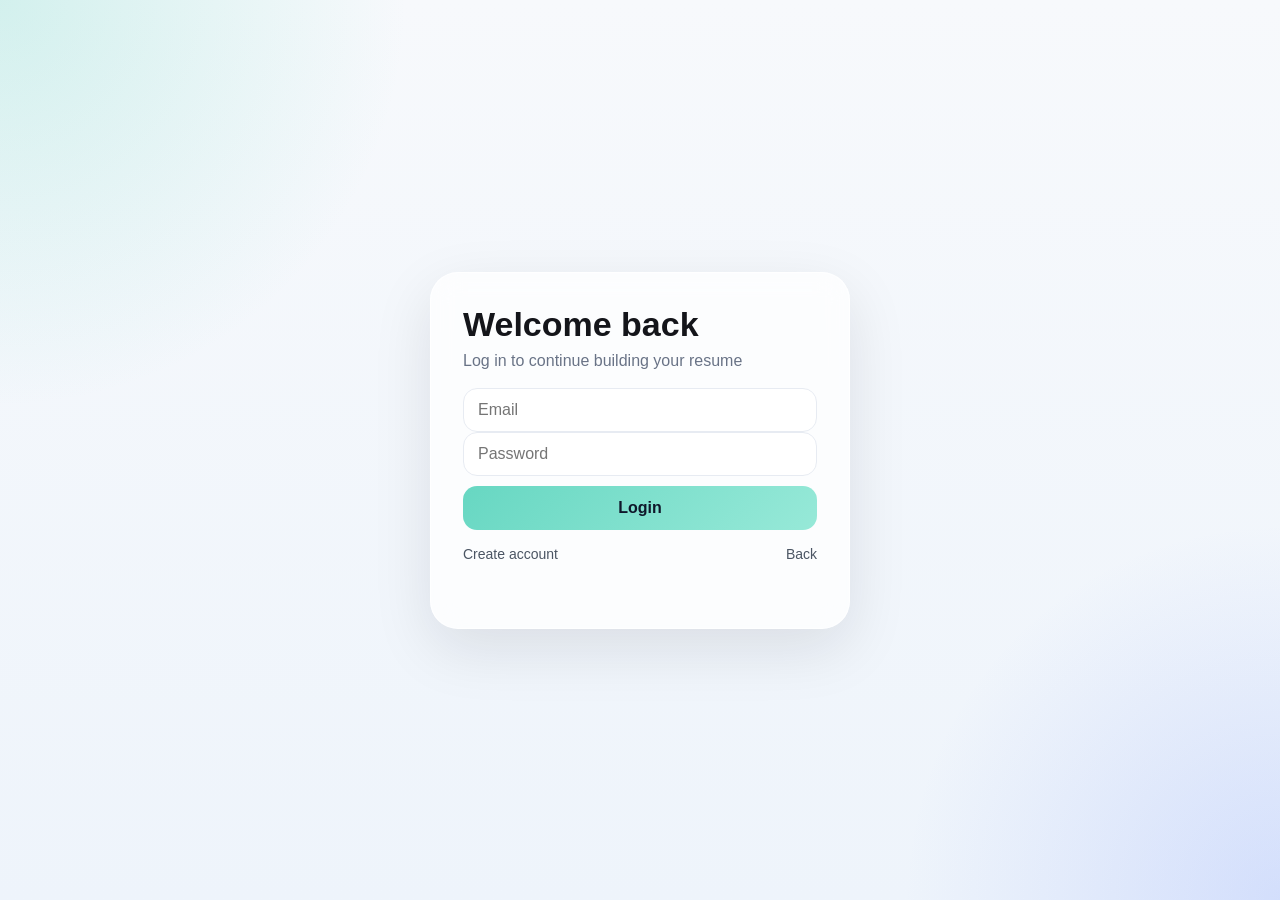
<file: Frontend/app.html>
<!DOCTYPE html>
<html lang="en">
<head>
  <meta charset="UTF-8" />
  <meta name="viewport" content="width=device-width, initial-scale=1.0" />
  <title>Builder | Resume Builder Premium</title>
  <link rel="stylesheet" href="styles.css" />
</head>
<body class="app-body">
  <div class="app-shell">
    <aside class="left-panel">
      <div class="brand-block">
        <div class="brand-mark">RB</div>
        <div>
          <div class="brand-title">Resume Builder</div>
          <div class="brand-sub">Premium Studio</div>
        </div>
      </div>

      <div class="panel-card">
        <div class="panel-head">
          <h3>Personal</h3>
        </div>
        <input id="fullName" class="input" placeholder="Full name">
        <input id="title" class="input" placeholder="Professional title">
        <input id="email" class="input" placeholder="Email">
        <input id="phone" class="input" placeholder="Phone">
        <input id="location" class="input" placeholder="Location">
        <input id="website" class="input" placeholder="Website">
        <input id="linkedin" class="input" placeholder="LinkedIn">
      </div>

      <div class="panel-card">
        <div class="panel-head">
          <h3>Summary</h3>
        </div>
        <textarea id="summary" class="textarea" placeholder="Write a powerful summary..."></textarea>
      </div>

      <div class="panel-card">
        <div class="panel-head">
          <h3>Skills</h3>
          <button class="mini-btn" onclick="addSkill()">+ Add</button>
        </div>
        <div id="skillsList"></div>
      </div>

      <div class="panel-card">
        <div class="panel-head">
          <h3>Experience</h3>
          <button class="mini-btn" onclick="addExperience()">+ Add</button>
        </div>
        <div id="experienceList"></div>
      </div>

      <div class="panel-card">
        <div class="panel-head">
          <h3>Education</h3>
          <button class="mini-btn" onclick="addEducation()">+ Add</button>
        </div>
        <div id="educationList"></div>
      </div>

      <div class="panel-card">
        <div class="panel-head">
          <h3>Projects</h3>
          <button class="mini-btn" onclick="addProject()">+ Add</button>
        </div>
        <div id="projectsList"></div>
      </div>

      <div class="panel-card">
        <div class="panel-head">
          <h3>Certifications</h3>
          <button class="mini-btn" onclick="addCertification()">+ Add</button>
        </div>
        <div id="certList"></div>
      </div>
    </aside>

    <main class="center-panel">
      <div class="topbar glass">
        <div>
          <div class="topbar-title">Build your resume</div>
          <div class="topbar-sub" id="autosaveText">Draft ready</div>
        </div>

        <div class="topbar-actions">
          <select id="templateSelect" class="select" onchange="applyTemplate()">
            <option value="modern">Modern</option>
            <option value="classic">Classic</option>
          </select>

          <button class="secondary-btn" onclick="saveResume()">Save</button>
          <button class="primary-btn" onclick="downloadPdf()">Download PDF</button>
          <button class="danger-btn" onclick="logout()">Logout</button>
        </div>
      </div>

      <div class="resume-wrap" id="previewSheet">
        <div class="resume-sheet modern">
          <div class="resume-header">
            <div>
              <h1 id="pFullName">Your Name</h1>
              <h2 id="pTitle">Professional Title</h2>
            </div>
            <div class="resume-contact">
              <div id="pEmail">email@example.com</div>
              <div id="pPhone">+91 00000 00000</div>
              <div id="pLocation">Location</div>
              <div id="pWebsite">Website</div>
              <div id="pLinkedin">LinkedIn</div>
            </div>
          </div>

          <section>
            <h3>Summary</h3>
            <p id="pSummary">Write your summary here.</p>
          </section>

          <section>
            <h3>Skills</h3>
            <div id="pSkills" class="chip-row"></div>
          </section>

          <section>
            <h3>Experience</h3>
            <div id="pExperience"></div>
          </section>

          <section>
            <h3>Education</h3>
            <div id="pEducation"></div>
          </section>

          <section>
            <h3>Projects</h3>
            <div id="pProjects"></div>
          </section>

          <section>
            <h3>Certifications</h3>
            <div id="pCertifications"></div>
          </section>
        </div>
      </div>
    </main>

    <aside class="right-panel">
      <div class="panel-card">
        <div class="panel-head">
          <h3>Style</h3>
        </div>

        <label class="label">Accent color</label>
        <input id="accent" type="color" value="#67d7c2" onchange="applyStyle()">

        <label class="label">Font size</label>
        <input id="fontSize" type="range" min="12" max="20" value="15" oninput="applyStyle()">

        <label class="label">Completion</label>
        <div class="progress">
          <div id="progressBar" class="progress-bar"></div>
        </div>
        <div id="progressText" class="progress-text">0%</div>
      </div>

      <div class="panel-card">
        <div class="panel-head">
          <h3>Actions</h3>
        </div>
        <button class="secondary-btn full" onclick="fillSample()">Load sample data</button>
        <button class="secondary-btn full" onclick="clearAll()">Clear all</button>
      </div>

      <div class="panel-card small-note">
        Tip: edit any field and the preview updates instantly.
      </div>
    </aside>
  </div>

  <script src="app.js"></script>
</body>
</html>
</file>
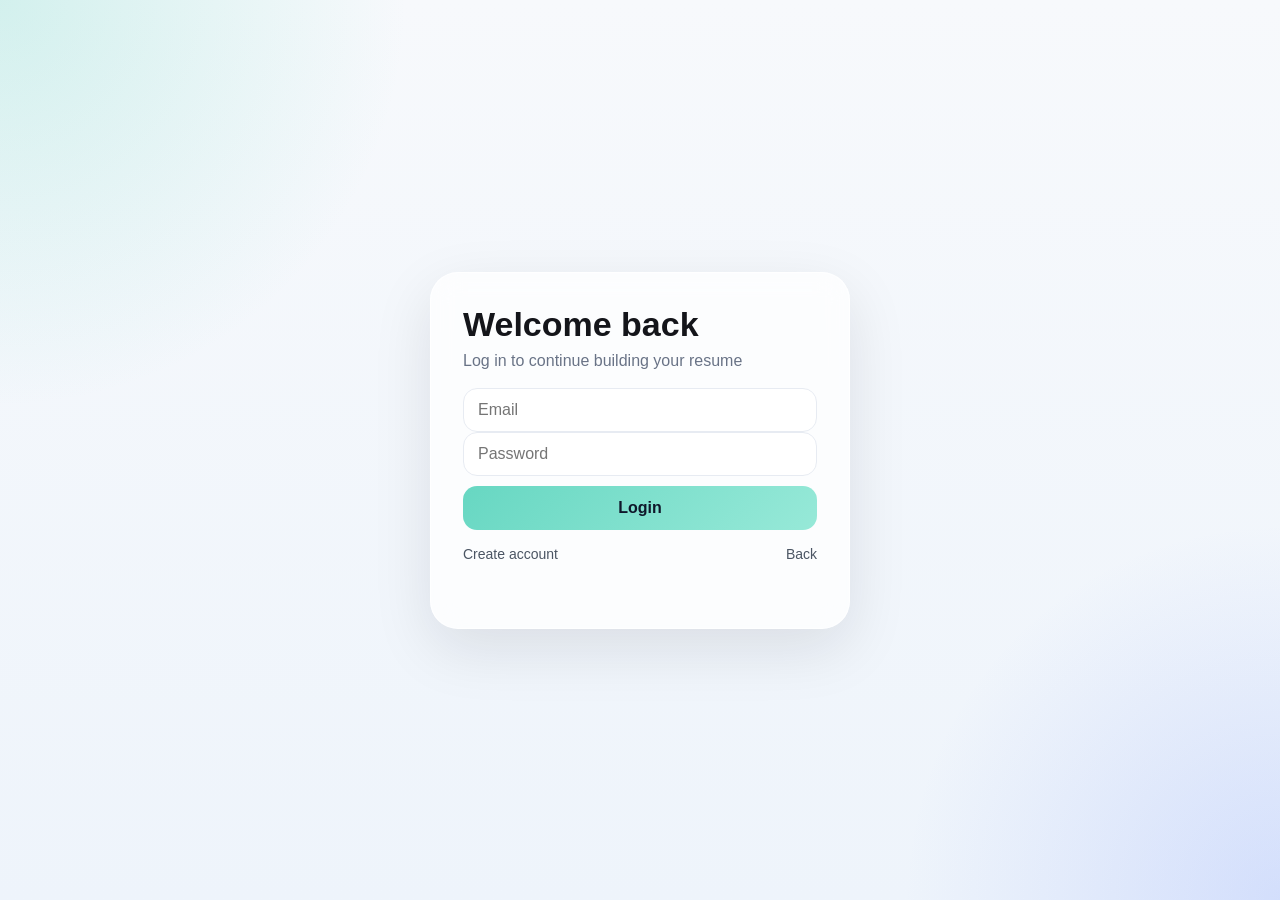
<file: Frontend/login.html>
<!DOCTYPE html>
<html lang="en">
<head>
  <meta charset="UTF-8" />
  <meta name="viewport" content="width=device-width, initial-scale=1.0" />
  <title>Login | Resume Builder Premium</title>
  <link rel="stylesheet" href="styles.css" />
</head>
<body class="auth-body">
  <div class="auth-card glass">
    <h1>Welcome back</h1>
    <p>Log in to continue building your resume</p>

    <input id="email" type="email" placeholder="Email" class="input" />
    <input id="password" type="password" placeholder="Password" class="input" />

    <button class="primary-btn" onclick="login()">Login</button>

    <div class="auth-links">
      <a href="register.html">Create account</a>
      <a href="index.html">Back</a>
    </div>

    <div id="msg" class="message"></div>
  </div>

  <script src="auth.js"></script>
</body>
</html>
</file>
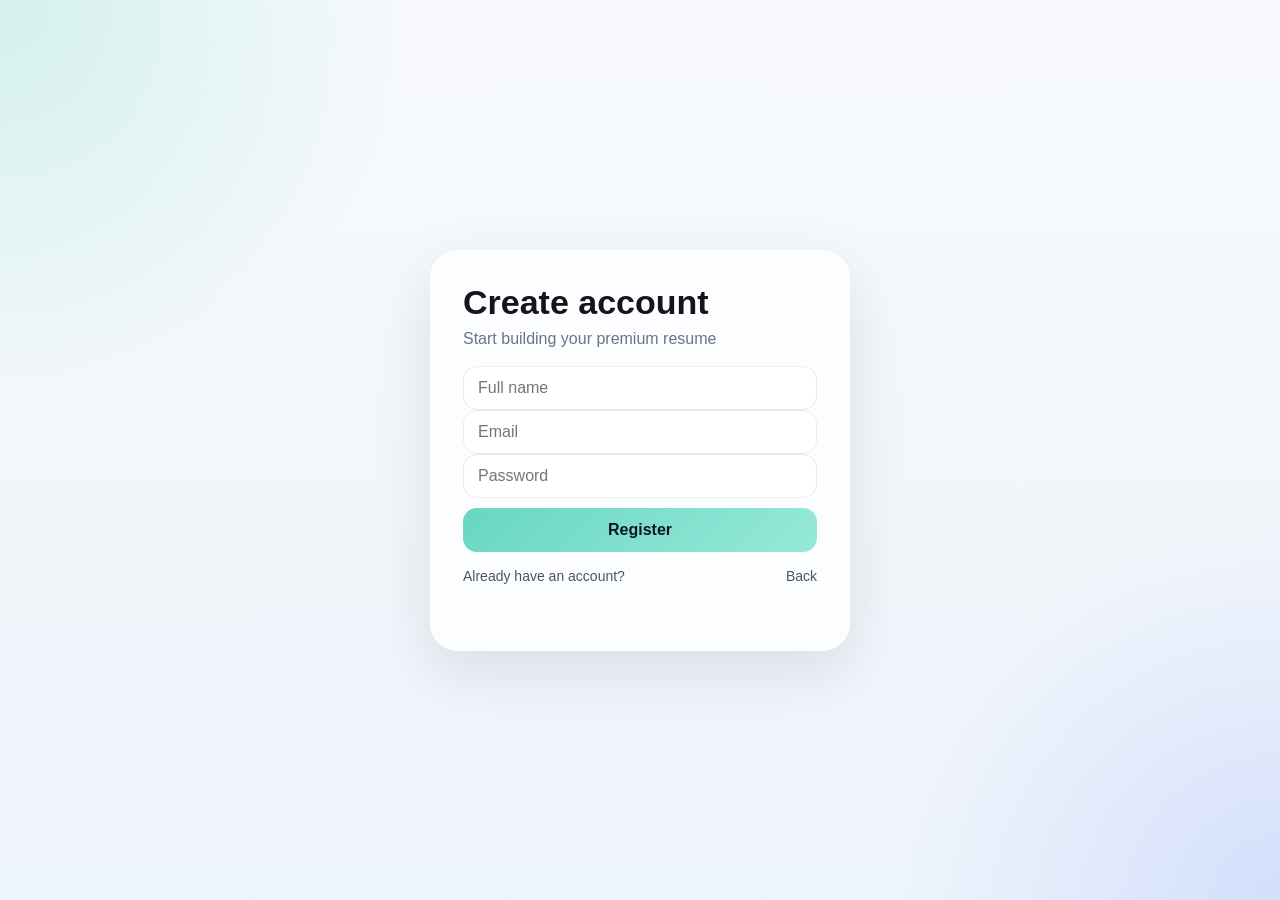
<file: Frontend/register.html>
<!DOCTYPE html>
<html lang="en">
<head>
  <meta charset="UTF-8" />
  <meta name="viewport" content="width=device-width, initial-scale=1.0" />
  <title>Register | Resume Builder Premium</title>
  <link rel="stylesheet" href="styles.css" />
</head>
<body class="auth-body">
  <div class="auth-card glass">
    <h1>Create account</h1>
    <p>Start building your premium resume</p>

    <input id="name" type="text" placeholder="Full name" class="input" />
    <input id="email" type="email" placeholder="Email" class="input" />
    <input id="password" type="password" placeholder="Password" class="input" />

    <button class="primary-btn" onclick="registerUser()">Register</button>

    <div class="auth-links">
      <a href="login.html">Already have an account?</a>
      <a href="index.html">Back</a>
    </div>

    <div id="msg" class="message"></div>
  </div>

  <script src="auth.js"></script>
</body>
</html>
</file>
<file: Frontend/styles.css>
/*
Click nbfs://nbhost/SystemFileSystem/Templates/Licenses/license-default.txt to change this license
Click nbfs://nbhost/SystemFileSystem/Templates/Other/CascadeStyleSheet.css to edit this template
*/
/* 
    Created on : 22 Apr 2026, 10:45:18 am
    Author     : abhil
*/

:root{
  --bg:#f4f7fb;
  --card:#ffffff;
  --text:#14151a;
  --muted:#697386;
  --accent:#67d7c2;
  --accent-dark:#3aa993;
  --border:#e7ebf2;
  --shadow:0 20px 60px rgba(20,21,26,.10);
  --radius:20px;
}

*{box-sizing:border-box}
html,body{margin:0;padding:0;font-family:Inter,Segoe UI,Arial,sans-serif;color:var(--text);background:var(--bg)}
a{text-decoration:none;color:inherit}
button,input,textarea,select{font:inherit}

.landing-body{
  min-height:100vh;
  display:grid;
  place-items:center;
  background:
    radial-gradient(circle at 20% 20%, rgba(103,215,194,.35), transparent 25%),
    radial-gradient(circle at 80% 30%, rgba(111,150,255,.18), transparent 25%),
    linear-gradient(135deg, #ffffff, #eff6ff);
}
.landing-center{display:flex;justify-content:center;align-items:center;min-height:100vh;width:100%}
.cta-button{
  padding:18px 34px;
  border:none;
  border-radius:999px;
  background:linear-gradient(135deg,var(--accent),#a6f0e2);
  color:#0f172a;
  font-weight:800;
  font-size:20px;
  cursor:pointer;
  box-shadow:var(--shadow);
  transition:transform .25s ease, box-shadow .25s ease;
}
.cta-button:hover{transform:translateY(-3px);box-shadow:0 25px 70px rgba(20,21,26,.15)}
.pulse{animation:pulse 2.2s infinite}
@keyframes pulse{
  0%,100%{transform:scale(1)}
  50%{transform:scale(1.03)}
}

.auth-body{
  min-height:100vh;
  display:grid;
  place-items:center;
  background:
    radial-gradient(circle at top left, rgba(103,215,194,.25), transparent 26%),
    radial-gradient(circle at bottom right, rgba(103,136,255,.20), transparent 24%),
    linear-gradient(180deg,#f7f9fc,#eef4fb);
}
.auth-card{
  width:min(420px,92vw);
  padding:32px;
  border-radius:28px;
  background:rgba(255,255,255,.75);
  box-shadow:var(--shadow);
  backdrop-filter:blur(20px);
  border:1px solid rgba(255,255,255,.65);
  animation:floatIn .6s ease;
}
@keyframes floatIn{
  from{opacity:0;transform:translateY(18px)}
  to{opacity:1;transform:translateY(0)}
}
.auth-card h1{margin:0 0 8px;font-size:34px}
.auth-card p{margin:0 0 18px;color:var(--muted)}
.input,.textarea,.select{
  width:100%;
  border:1px solid var(--border);
  background:#fff;
  border-radius:14px;
  padding:12px 14px;
  outline:none;
  transition:border .2s ease, box-shadow .2s ease, transform .2s ease;
}
.input:focus,.textarea:focus,.select:focus{
  border-color:var(--accent);
  box-shadow:0 0 0 4px rgba(103,215,194,.15);
}
.textarea{min-height:120px;resize:vertical}
.primary-btn,.secondary-btn,.danger-btn,.mini-btn{
  border:none;
  cursor:pointer;
  transition:transform .2s ease, opacity .2s ease, background .2s ease;
}
.primary-btn:hover,.secondary-btn:hover,.danger-btn:hover,.mini-btn:hover{transform:translateY(-2px)}
.primary-btn{
  width:100%;
  padding:13px 16px;
  border-radius:14px;
  background:linear-gradient(135deg,var(--accent),#97e9d8);
  color:#0f172a;
  font-weight:800;
  margin-top:10px;
}
.secondary-btn{
  padding:12px 16px;
  border-radius:14px;
  background:#eef3ff;
  color:#203060;
  font-weight:700;
}
.danger-btn{
  padding:12px 16px;
  border-radius:14px;
  background:#ffecec;
  color:#a23030;
  font-weight:700;
}
.mini-btn{
  padding:8px 10px;
  border-radius:12px;
  background:#f1f5f9;
  color:#334155;
  font-weight:700;
}
.full{width:100%;margin-top:10px}
.auth-links{
  display:flex;
  justify-content:space-between;
  margin-top:16px;
  color:#4b5563;
  font-size:14px;
}
.message{margin-top:14px;min-height:20px;color:#b91c1c;font-weight:600}

.glass{
  background:rgba(255,255,255,.74);
  backdrop-filter:blur(14px);
  border:1px solid rgba(255,255,255,.75);
  box-shadow:var(--shadow);
}

.app-body{
  min-height:100vh;
  background:
    radial-gradient(circle at top left, rgba(103,215,194,.12), transparent 22%),
    linear-gradient(180deg,#f5f8fc,#eef3f9);
}
.app-shell{
  display:grid;
  grid-template-columns: 330px 1fr 280px;
  min-height:100vh;
}
.left-panel,.right-panel{
  padding:16px;
  overflow:auto;
}
.center-panel{
  padding:16px 0;
  overflow:auto;
}
.brand-block{
  display:flex;
  align-items:center;
  gap:12px;
  margin-bottom:16px;
}
.brand-mark{
  width:48px;height:48px;border-radius:16px;
  display:grid;place-items:center;
  background:linear-gradient(135deg,var(--accent),#c2f5ea);
  font-weight:900;color:#0f172a;
}
.brand-title{font-weight:900;font-size:20px}
.brand-sub{color:var(--muted);font-size:13px}

.panel-card{
  background:rgba(255,255,255,.8);
  border:1px solid rgba(255,255,255,.9);
  border-radius:24px;
  box-shadow:var(--shadow);
  padding:16px;
  margin-bottom:16px;
}
.panel-head{
  display:flex;
  justify-content:space-between;
  align-items:center;
  gap:10px;
  margin-bottom:12px;
}
.panel-head h3{margin:0;font-size:16px}
.label{display:block;margin:10px 0 8px;color:#334155;font-size:13px;font-weight:700}
.topbar{
  margin:16px;
  padding:16px 18px;
  border-radius:24px;
  display:flex;
  justify-content:space-between;
  align-items:center;
  gap:16px;
}
.topbar-title{font-size:20px;font-weight:900}
.topbar-sub{color:var(--muted);font-size:13px}
.topbar-actions{
  display:flex;
  gap:10px;
  flex-wrap:wrap;
  align-items:center;
}

.resume-wrap{
  padding:0 16px 16px;
}
.resume-sheet{
  min-height:1180px;
  background:#fff;
  border-radius:26px;
  box-shadow:0 18px 70px rgba(15,23,42,.10);
  padding:32px;
  overflow:hidden;
  transform-origin:top center;
  animation:fadeIn .4s ease;
}
@keyframes fadeIn{
  from{opacity:.5;transform:translateY(6px)}
  to{opacity:1;transform:translateY(0)}
}

.resume-sheet.modern{
  border-top:10px solid var(--accent);
}
.resume-sheet.classic{
  border-top:10px solid #1f2937;
  font-family:Georgia,serif;
}
.resume-header{
  display:flex;
  justify-content:space-between;
  gap:20px;
  padding-bottom:18px;
  border-bottom:1px solid #e8edf5;
}
.resume-header h1{margin:0;font-size:44px;line-height:1.05}
.resume-header h2{margin:8px 0 0;color:#475569;font-weight:600}
.resume-contact{
  text-align:right;
  color:#334155;
  font-size:13px;
  display:grid;
  gap:4px;
}
.resume-sheet section{
  padding-top:18px;
  margin-top:18px;
  border-top:1px solid #eef2f7;
}
.resume-sheet section h3{
  margin:0 0 10px;
  font-size:16px;
  letter-spacing:.02em;
  text-transform:uppercase;
}
.resume-sheet p{margin:0;color:#263244;line-height:1.65}
.chip-row{
  display:flex;
  flex-wrap:wrap;
  gap:10px;
}
.chip{
  padding:8px 12px;
  border-radius:999px;
  background:rgba(103,215,194,.18);
  border:1px solid rgba(103,215,194,.35);
  font-size:13px;
  font-weight:700;
}
.entry{
  padding:12px 0;
  border-bottom:1px dashed #edf2f7;
}
.entry:last-child{border-bottom:none}
.entry-title{font-weight:800;font-size:15px}
.entry-sub{color:#475569;font-size:13px;margin-top:2px}
.entry-desc{margin-top:8px;color:#334155;white-space:pre-line}
.progress{
  width:100%;
  height:12px;
  border-radius:999px;
  background:#e9edf5;
  overflow:hidden;
}
.progress-bar{
  width:0%;
  height:100%;
  background:linear-gradient(90deg,var(--accent),#87e8d5);
  border-radius:999px;
  transition:width .3s ease;
}
.progress-text{margin-top:8px;font-weight:800;color:#0f172a}

.small-note{
  color:#475569;
  line-height:1.6;
  font-size:14px;
}

.repeat-item{
  border:1px solid var(--border);
  border-radius:18px;
  padding:12px;
  margin-top:10px;
  background:#fff;
  box-shadow:0 10px 30px rgba(15,23,42,.04);
  animation:itemIn .25s ease;
}
@keyframes itemIn{
  from{opacity:0;transform:translateY(8px)}
  to{opacity:1;transform:translateY(0)}
}
.repeat-head{
  display:flex;
  justify-content:space-between;
  align-items:center;
  gap:8px;
  margin-bottom:10px;
}
.repeat-grid{
  display:grid;
  gap:8px;
}
.repeat-grid.two{
  grid-template-columns:1fr 1fr;
}
.small-input{
  width:100%;
  border:1px solid var(--border);
  border-radius:12px;
  padding:10px 12px;
}
.small-textarea{
  width:100%;
  min-height:88px;
  resize:vertical;
  border:1px solid var(--border);
  border-radius:12px;
  padding:10px 12px;
}
.remove-btn{
  border:none;
  background:#fee2e2;
  color:#991b1b;
  border-radius:999px;
  padding:8px 10px;
  cursor:pointer;
}

@media (max-width: 1200px){
  .app-shell{grid-template-columns:1fr}
  .left-panel,.right-panel,.center-panel{padding:12px}
  .topbar{margin:12px}
}
@media (max-width: 768px){
  .topbar{flex-direction:column;align-items:stretch}
  .topbar-actions{justify-content:stretch}
  .resume-header{flex-direction:column}
  .resume-contact{text-align:left}
  .resume-header h1{font-size:34px}
}
body.landing-page{
  margin:0;
  font-family:'Inter',sans-serif;
  background:linear-gradient(180deg,#ffffff 0%,#edf4ff 100%);
  color:#0f172a;
  overflow-x:hidden;
}

*{box-sizing:border-box}
a{text-decoration:none;color:inherit}

.bg-orb{
  position:fixed;
  border-radius:50%;
  filter:blur(20px);
  opacity:.55;
  pointer-events:none;
  z-index:0;
  animation:floatOrb 14s ease-in-out infinite;
}
.orb-1{
  width:320px;height:320px;
  top:-80px;left:-80px;
  background:radial-gradient(circle,#b9d7ff,#ffffff);
}
.orb-2{
  width:420px;height:420px;
  top:140px;right:-120px;
  background:radial-gradient(circle,#cdefff,#ffffff);
  animation-delay:-4s;
}
.orb-3{
  width:260px;height:260px;
  bottom:60px;left:38%;
  background:radial-gradient(circle,#dce8ff,#ffffff);
  animation-delay:-8s;
}
@keyframes floatOrb{
  0%,100%{transform:translateY(0) translateX(0) scale(1)}
  50%{transform:translateY(22px) translateX(-14px) scale(1.05)}
}

.topbar{
  height:84px;
  background:rgba(255,255,255,.92);
  display:flex;
  align-items:center;
  justify-content:space-between;
  padding:0 34px;
  border-bottom:1px solid #e8eef7;
  position:sticky;
  top:0;
  z-index:20;
  backdrop-filter:blur(10px);
}

.logo{
  display:flex;
  align-items:center;
  gap:14px;
}

.logo-badge{
  width:38px;
  height:38px;
  border-radius:50%;
  background:#2f6fed;
  color:#fff;
  display:flex;
  align-items:center;
  justify-content:center;
  font-weight:900;
  box-shadow:0 10px 24px rgba(47,111,237,.25);
}

.logo-text{
  display:flex;
  flex-direction:column;
  line-height:1.1;
}
.logo-title{
  font-size:18px;
  font-weight:800;
  color:#1f2937;
}
.logo-sub{
  font-size:12px;
  color:#64748b;
  margin-top:3px;
}

.nav-links{
  display:flex;
  gap:28px;
  align-items:center;
  font-size:15px;
  font-weight:600;
}
.nav-links a{
  color:#111827;
  opacity:.9;
  transition:color .2s ease, transform .2s ease;
}
.nav-links a:hover{
  color:#2f6fed;
  transform:translateY(-1px);
}

.top-actions{
  display:flex;
  gap:18px;
  align-items:center;
}
.link-btn{
  font-weight:800;
  color:#2f6fed;
  letter-spacing:.02em;
}
.solid-btn{
  padding:14px 24px;
  border-radius:16px;
  background:#2f6fed;
  color:white;
  font-weight:800;
  box-shadow:0 12px 26px rgba(47,111,237,.25);
  transition:transform .25s ease, box-shadow .25s ease;
}
.solid-btn:hover{
  transform:translateY(-2px);
  box-shadow:0 16px 30px rgba(47,111,237,.32);
}

.hero-section{
  position:relative;
  z-index:1;
  padding:52px 24px 80px;
}

.hero-grid{
  max-width:1320px;
  margin:0 auto;
  display:grid;
  grid-template-columns:1.1fr .9fr;
  gap:24px;
  align-items:center;
}

.hero-left{
  padding:20px 10px 20px 0;
}

.trust-text{
  color:#2f6fed;
  font-size:14px;
  font-weight:900;
  letter-spacing:.08em;
  margin-bottom:18px;
}

.hero-title{
  margin:0;
  font-size:74px;
  line-height:1.02;
  font-weight:900;
  letter-spacing:-.05em;
  color:#0f172a;
}
.hero-title span{
  color:#2f6fed;
}

.hero-subtitle{
  margin:22px 0 0;
  max-width:700px;
  font-size:21px;
  line-height:1.6;
  color:#334155;
  font-weight:500;
}

.feature-row{
  margin-top:34px;
  display:flex;
  flex-wrap:wrap;
  gap:14px;
}

.feature-pill{
  padding:11px 16px;
  border-radius:999px;
  background:rgba(255,255,255,.82);
  border:1px solid #d7e6ff;
  color:#1f2937;
  font-weight:700;
  box-shadow:0 10px 30px rgba(15,23,42,.05);
  transition:transform .25s ease, box-shadow .25s ease;
}
.feature-pill:hover{
  transform:translateY(-3px);
  box-shadow:0 16px 32px rgba(15,23,42,.08);
}

.cta-wrap{
  margin-top:42px;
}
.hero-cta{
  display:inline-flex;
  align-items:center;
  gap:14px;
  padding:20px 52px;
  border-radius:18px;
  background:linear-gradient(135deg,#2f6fed,#1e5bd7);
  color:#fff;
  font-size:20px;
  font-weight:900;
  letter-spacing:.03em;
  box-shadow:0 18px 34px rgba(47,111,237,.32);
  transition:transform .25s ease, box-shadow .25s ease;
}
.hero-cta:hover{
  transform:translateY(-4px) scale(1.01);
  box-shadow:0 22px 44px rgba(47,111,237,.38);
}
.cta-arrow{
  display:inline-block;
  transition:transform .25s ease;
}
.hero-cta:hover .cta-arrow{
  transform:translateX(4px);
}

.mini-stats{
  display:flex;
  gap:16px;
  margin-top:34px;
  flex-wrap:wrap;
}
.stat-card{
  min-width:160px;
  background:#fff;
  border:1px solid #e5eef9;
  box-shadow:0 14px 34px rgba(15,23,42,.07);
  border-radius:20px;
  padding:18px 18px 16px;
  transform:translateY(0);
  transition:transform .25s ease;
}
.stat-card:hover{
  transform:translateY(-4px);
}
.stat-number{
  font-size:30px;
  font-weight:900;
  color:#0f172a;
}
.stat-label{
  margin-top:6px;
  font-size:14px;
  color:#64748b;
  font-weight:600;
}

.testimonial-box{
  margin-top:34px;
  display:flex;
  flex-direction:column;
  align-items:flex-start;
  gap:16px;
}
.avatar-stack{
  display:flex;
  align-items:center;
}
.avatar-stack img{
  width:54px;
  height:54px;
  border-radius:50%;
  object-fit:cover;
  border:4px solid #fff;
  margin-left:-14px;
  box-shadow:0 10px 24px rgba(15,23,42,.15);
  transition:transform .25s ease;
}
.avatar-stack img:hover{
  transform:translateY(-4px) scale(1.05);
}
.avatar-stack img:first-child{
  margin-left:0;
}
.hero-quote{
  margin:0;
  font-size:20px;
  line-height:1.55;
  color:#1e293b;
  font-style:italic;
  font-weight:500;
  max-width:760px;
}

.hero-right{
  position:relative;
  min-height:680px;
  display:flex;
  align-items:center;
  justify-content:center;
}

.mockup-wrap{
  position:relative;
  width:min(560px,100%);
  height:620px;
  transform-style:preserve-3d;
  perspective:1200px;
}

.mockup-card{
  position:absolute;
  border-radius:24px;
  background:#fff;
  box-shadow:0 24px 70px rgba(15,23,42,.12);
  padding:22px;
  border:1px solid rgba(226,232,240,.9);
  backdrop-filter:blur(12px);
  animation:cardFloat 5s ease-in-out infinite;
}
.card-a{
  top:34px;
  left:18px;
  width:330px;
  transform:rotate(-6deg);
  animation-delay:-1s;
}
.card-b{
  top:132px;
  right:16px;
  width:360px;
  transform:rotate(4deg);
  animation-delay:-2s;
}
.card-c{
  bottom:14px;
  left:92px;
  width:360px;
  transform:rotate(-2deg);
  background:linear-gradient(180deg,#4b5563,#374151);
  color:#fff;
  animation-delay:-3s;
}
@keyframes cardFloat{
  0%,100%{translate:0 0}
  50%{translate:0 -10px}
}

.mockup-head{
  display:flex;
  gap:12px;
  align-items:center;
}
.mock-avatar{
  width:46px;
  height:46px;
  border-radius:50%;
  background:linear-gradient(135deg,#c7d2fe,#93c5fd);
}
.mock-name{
  font-weight:800;
  color:#111827;
}
.mock-role{
  font-size:13px;
  color:#64748b;
  margin-top:3px;
}
.mock-title{
  font-size:24px;
  font-weight:900;
  color:#111827;
  margin-bottom:14px;
}
.mock-title.dark{
  color:#fff;
}
.mock-line{
  height:12px;
  border-radius:999px;
  background:linear-gradient(90deg,#edf2f7,#dbeafe);
  margin-top:12px;
}
.mock-line.short{
  width:68%;
}
.dark-line{
  background:rgba(255,255,255,.18);
}
.mock-chip-row{
  display:flex;
  flex-wrap:wrap;
  gap:8px;
  margin-top:18px;
}
.mock-chip-row span{
  padding:8px 12px;
  border-radius:999px;
  background:#eef4ff;
  color:#1e3a8a;
  font-size:13px;
  font-weight:700;
}
.mock-chip-row.dark span{
  background:rgba(255,255,255,.12);
  color:#fff;
}

.floating-note{
  position:absolute;
  left:-10px;
  bottom:26px;
  width:340px;
  background:#fff;
  border-radius:18px;
  padding:18px 18px;
  display:flex;
  gap:14px;
  align-items:center;
  box-shadow:0 18px 40px rgba(15,23,42,.08);
  animation:notePulse 3s ease-in-out infinite;
}
@keyframes notePulse{
  0%,100%{transform:translateY(0)}
  50%{transform:translateY(-6px)}
}
.floating-icon{
  width:46px;
  height:46px;
  border-radius:50%;
  display:flex;
  align-items:center;
  justify-content:center;
  background:#eef4ff;
  font-size:22px;
}
.floating-title{
  font-size:15px;
  line-height:1.35;
  font-weight:700;
  color:#334155;
}
.floating-sub{
  font-size:13px;
  color:#94a3b8;
  margin-top:4px;
}

.logos-section{
  max-width:1320px;
  margin:10px auto 0;
  padding:32px 10px 20px;
  position:relative;
  z-index:1;
}
.logos-title{
  text-align:center;
  color:#64748b;
  font-size:15px;
  font-weight:700;
  margin-bottom:16px;
}
.logos-strip{
  display:flex;
  gap:18px;
  overflow:hidden;
  white-space:nowrap;
  padding:18px 0;
  border-top:1px solid #e7eef9;
  border-bottom:1px solid #e7eef9;
}
.logos-strip span{
  flex:0 0 auto;
  font-weight:800;
  color:#1f2937;
  background:#fff;
  border:1px solid #e8eef7;
  padding:10px 14px;
  border-radius:999px;
  box-shadow:0 10px 28px rgba(15,23,42,.05);
  animation:marquee 18s linear infinite;
}
@keyframes marquee{
  from{transform:translateX(0)}
  to{transform:translateX(-1000px)}
}

.feature-grid{
  max-width:1320px;
  margin:26px auto 0;
  display:grid;
  grid-template-columns:repeat(4,1fr);
  gap:18px;
  padding:0 10px;
  position:relative;
  z-index:1;
}
.feature-box{
  background:rgba(255,255,255,.85);
  border:1px solid #e7eef9;
  border-radius:24px;
  padding:24px;
  box-shadow:0 18px 44px rgba(15,23,42,.07);
  transition:transform .25s ease, box-shadow .25s ease;
}
.feature-box:hover{
  transform:translateY(-6px);
  box-shadow:0 24px 50px rgba(15,23,42,.10);
}
.feature-icon{
  width:52px;
  height:52px;
  border-radius:16px;
  display:grid;
  place-items:center;
  background:linear-gradient(135deg,#eaf2ff,#dbeafe);
  font-size:22px;
  margin-bottom:16px;
}
.feature-box h3{
  margin:0 0 10px;
  font-size:19px;
  color:#111827;
}
.feature-box p{
  margin:0;
  color:#64748b;
  line-height:1.65;
  font-size:15px;
}

.reveal{
  opacity:0;
  transform:translateY(18px);
  transition:opacity .7s ease, transform .7s ease;
}
.reveal.visible{
  opacity:1;
  transform:translateY(0);
}

@media (max-width: 1150px){
  .nav-links{display:none}
  .hero-grid{grid-template-columns:1fr}
  .hero-right{min-height:620px}
  .feature-grid{grid-template-columns:repeat(2,1fr)}
  .hero-title{font-size:58px}
}

@media (max-width: 768px){
  .topbar{
    padding:0 16px;
    height:auto;
    min-height:76px;
  }
  .logo-title{font-size:16px}
  .top-actions{gap:10px}
  .solid-btn{
    padding:12px 18px;
    border-radius:12px;
  }
  .hero-section{
    padding:34px 16px 60px;
  }
  .hero-title{
    font-size:40px;
  }
  .hero-subtitle{
    font-size:17px;
  }
  .feature-grid{
    grid-template-columns:1fr;
  }
  .mini-stats{
    gap:12px;
  }
  .stat-card{
    min-width:100%;
  }
  .hero-right{
    min-height:560px;
  }
  .mockup-wrap{
    height:540px;
  }
  .card-a,.card-b,.card-c{
    width:86%;
    left:7%;
    right:auto;
  }
  .card-a{top:16px; transform:rotate(-4deg);}
  .card-b{top:144px; transform:rotate(3deg);}
  .card-c{top:290px; bottom:auto; transform:rotate(-2deg);}
  .floating-note{
    position:static;
    width:100%;
    margin-top:18px;
  }
}
/* ===== GLOBAL COLOR BOOST ===== */
body.landing-page{
  background: radial-gradient(circle at 10% 20%, #dbeafe, transparent 30%),
              radial-gradient(circle at 90% 10%, #c7d2fe, transparent 30%),
              radial-gradient(circle at 50% 100%, #f0abfc, transparent 30%),
              linear-gradient(180deg,#ffffff,#eef2ff);
}

/* ===== HERO TITLE GRADIENT TEXT ===== */
.hero-title{
  background: linear-gradient(90deg,#2563eb,#7c3aed,#ec4899);
  -webkit-background-clip: text;
  -webkit-text-fill-color: transparent;
}

/* ===== BUTTON GLOW ===== */
.hero-cta{
  background: linear-gradient(135deg,#2563eb,#7c3aed,#ec4899);
  box-shadow: 0 10px 40px rgba(124,58,237,0.5);
  animation: pulseGlow 2.5s infinite;
}

@keyframes pulseGlow{
  0%{box-shadow:0 10px 40px rgba(124,58,237,0.4)}
  50%{box-shadow:0 20px 60px rgba(236,72,153,0.6)}
  100%{box-shadow:0 10px 40px rgba(124,58,237,0.4)}
}

/* ===== FEATURE PILLS COLOR ===== */
.feature-pill{
  background: linear-gradient(135deg,#eef2ff,#fdf4ff);
  border: none;
  color:#4c1d95;
  box-shadow:0 10px 30px rgba(124,58,237,0.2);
}

/* ===== CARDS GLASS EFFECT ===== */
.mockup-card{
  background: rgba(255,255,255,0.6);
  backdrop-filter: blur(16px);
  border:1px solid rgba(255,255,255,0.4);
}

/* ===== FLOATING NOTE COLOR ===== */
.floating-note{
  background: linear-gradient(135deg,#ffffff,#eef2ff);
  border:1px solid #dbeafe;
}

/* ===== STATS CARDS ===== */
.stat-card{
  background: linear-gradient(135deg,#ffffff,#f5f3ff);
  border: none;
  box-shadow:0 15px 40px rgba(124,58,237,0.15);
}

/* ===== LOGO STRIP COLOR ===== */
.logos-strip span{
  background: linear-gradient(135deg,#dbeafe,#f5d0fe);
  color:#1e3a8a;
}

/* ===== FEATURE BOXES COLOR ===== */
.feature-box{
  background: linear-gradient(135deg,#ffffff,#eef2ff);
  border:none;
}

/* ===== NAVBAR GRADIENT ===== */
.topbar{
  background: linear-gradient(90deg,#ffffff,#eef2ff);
}

/* ===== COLORFUL ORBS ===== */
.orb-1{
  background: radial-gradient(circle,#60a5fa,#c7d2fe);
}
.orb-2{
  background: radial-gradient(circle,#a78bfa,#f0abfc);
}
.orb-3{
  background: radial-gradient(circle,#f472b6,#fbcfe8);
}

/* ===== HOVER COLOR EFFECT ===== */
.feature-box:hover{
  transform: translateY(-8px) scale(1.02);
  box-shadow:0 25px 60px rgba(124,58,237,0.25);
}

/* ===== SMOOTH TRANSITIONS ===== */
*{
  transition: all 0.3s ease;
}
</file>
